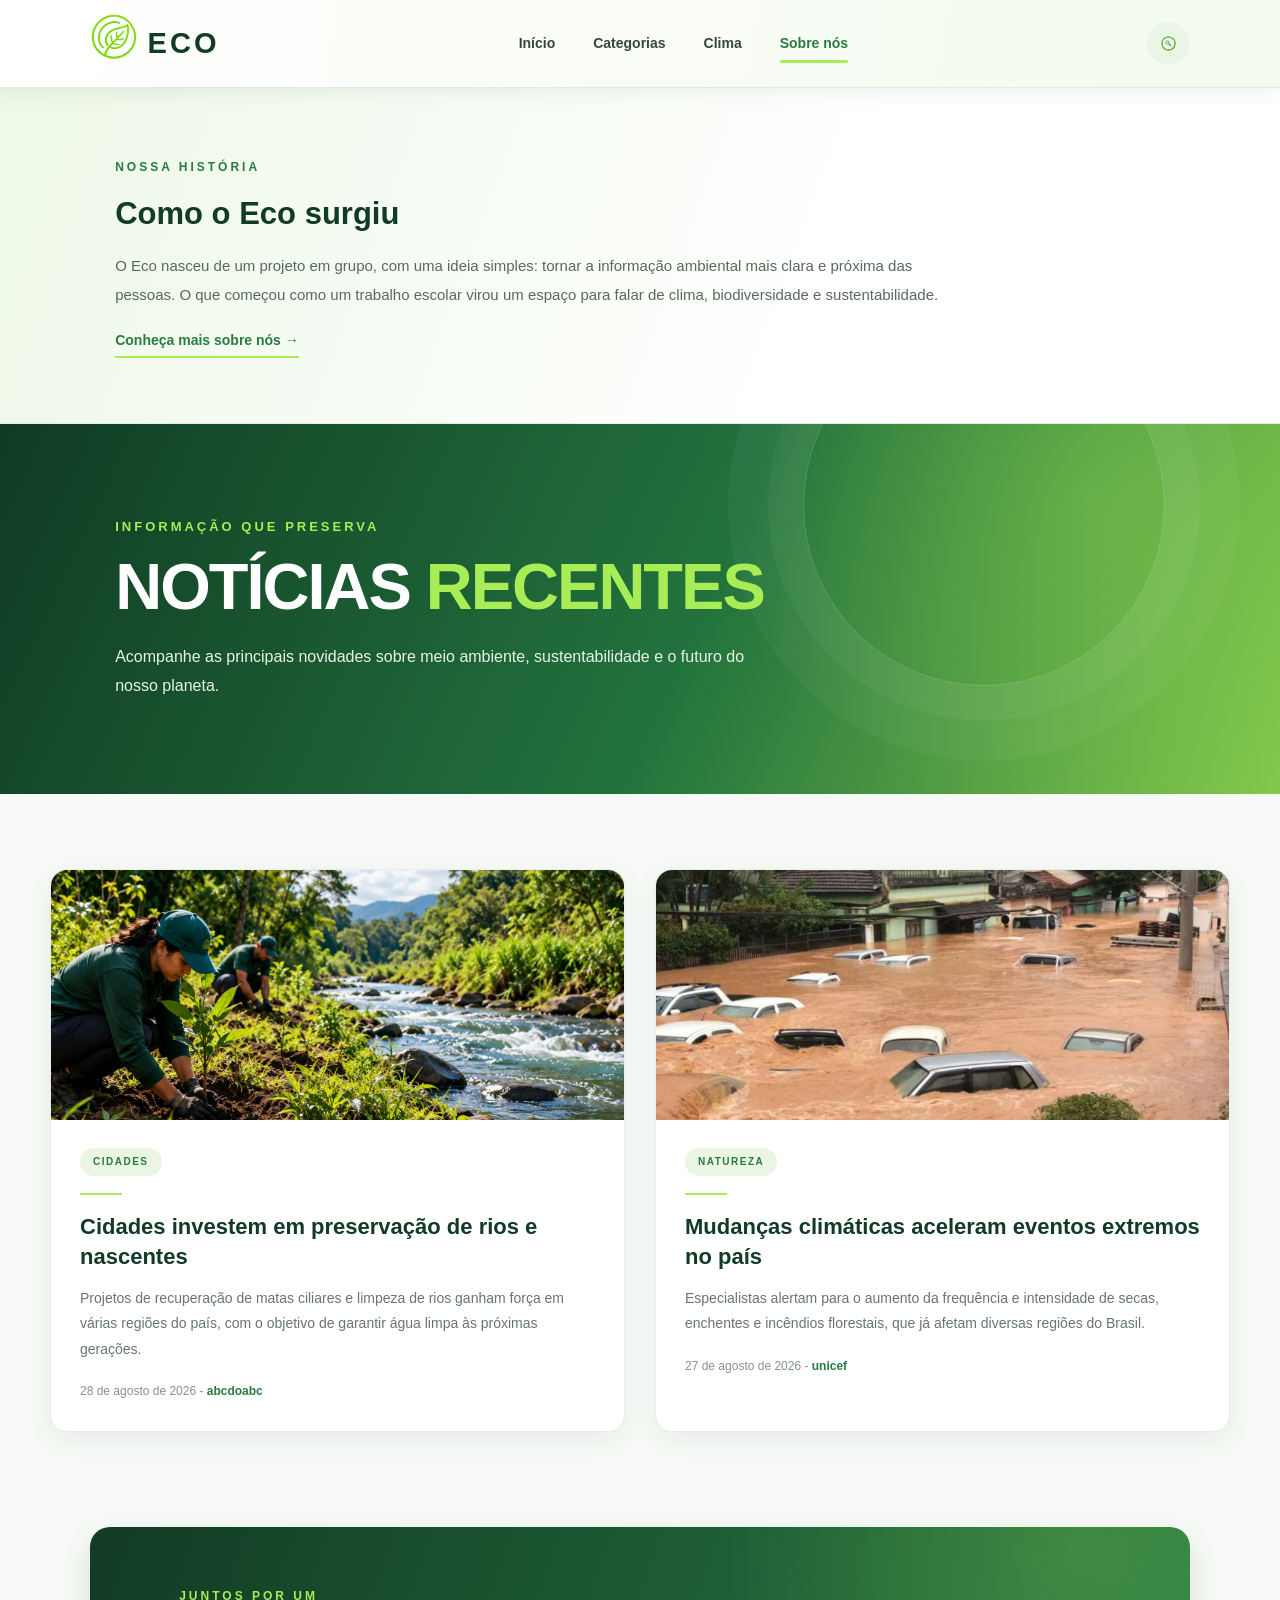
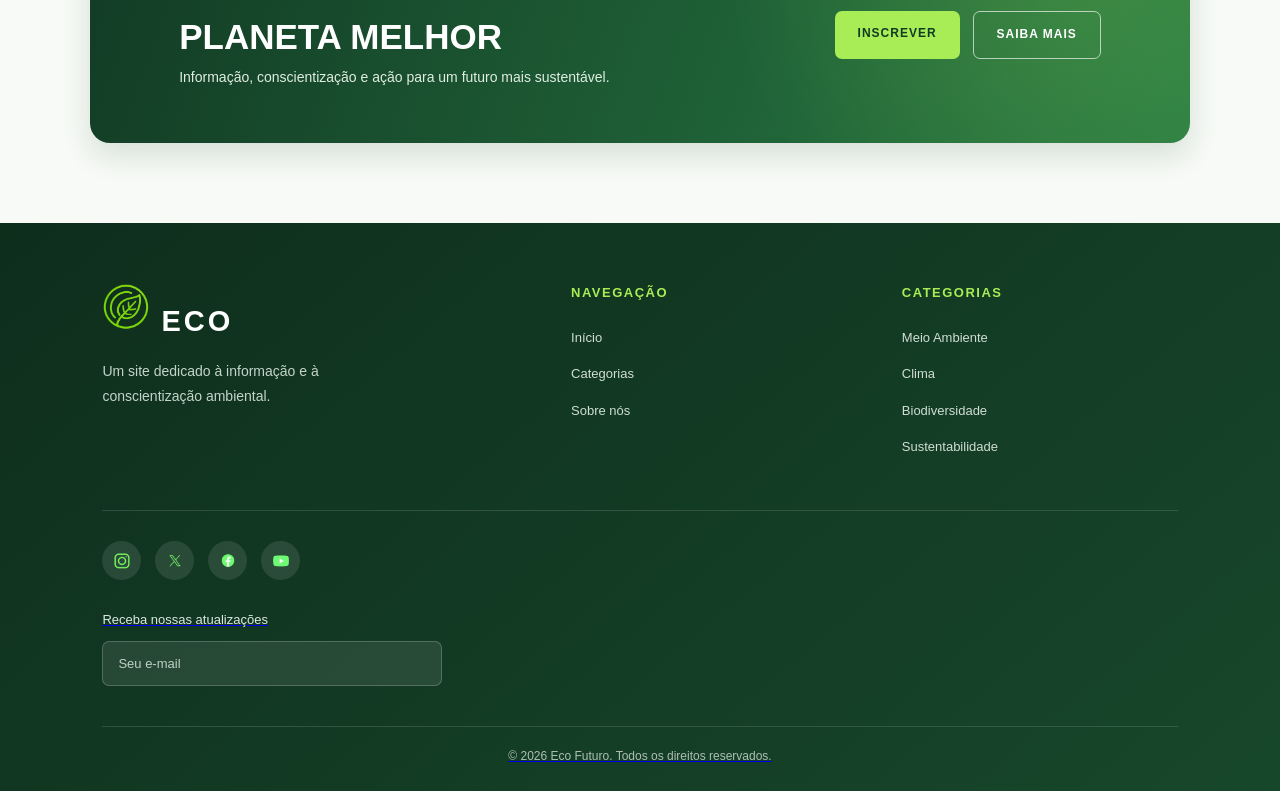
<file: index.html>
<!DOCTYPE html>
<html lang="pt-BR">

<head>
  <meta charset="UTF-8">
  <meta name="viewport" content="width=device-width, initial-scale=1, viewport-fit=cover">
  <title>Eco – Notícias Recentes</title>
  <link rel="stylesheet" href="Index.css">
</head>

<body>

<header class="cabecalho">
      <button aria-label="Menu">☰</button>
    <div class="logo"><span><img src="IMG/LogoEco.jpg" alt="LogoEco" width="50"></span> ECO</div>
     <nav class="menu-pc">
           
            <a href="index.html">Início</a>
            <a href="categorias.html">Categorias</a>
            <a href="clima.html">Clima</a>
            <a href="sobre.html" class="ativo">Sobre nós</a>
        </nav>
     

    </nav>
    <button aria-label="Buscar"><img src="IMG/Icone-pesquisa.jpg"></button>
  </header>

  <style>
    
  </style>

  <section class="historia">
    <small> NOSSA HISTÓRIA</small>
    <h2>Como o Eco surgiu</h2>
    <p>
      O Eco nasceu de um projeto em grupo, com uma ideia simples: tornar a
      informação ambiental mais clara e próxima das pessoas. O que começou
      como um trabalho escolar virou um espaço para falar de clima,
      biodiversidade e sustentabilidade.
    </p>
    <a href="sobre.html">Conheça mais sobre nós →</a>
  </section>

  <section class="hero">
    <em> Informação que preserva</em>
    <h1>NOTÍCIAS <b>RECENTES</b></h1>
    <p>Acompanhe as principais novidades sobre meio ambiente, sustentabilidade e o futuro do nosso planeta.</p>
  </section>

  <main class="noticias">
    <article class="noticia">
      <a href=https://www.abcdoabc.com.br/governo-de-sp-investe-23mi-prevencao-de-riscos/>
      <div class="foto rio">
        <img src="IMG/Imagem1.jpg" alt="Rio e natureza" width="500">
      </div>
      
      <div>
        <span class="tag">CIDADES</span>
        <hr>
        <h2>Cidades investem em preservação de rios e nascentes</h2>
        <p>Projetos de recuperação de matas ciliares e limpeza de rios ganham força em várias regiões do país, com o
          objetivo de garantir água limpa às próximas gerações.</p>
        <time>28 de agosto de 2026 - <strong>abcdoabc</strong></time>
      </div>
      </a>
    </article>

    <article class="noticia">
       <a href=https://www.unicef.org/brazil/mudancas-climaticas-e-meio-ambiente/>
      <div class="foto fogo">
        <img src="IMG/2270836f-87b8-4608-9b01-dda32c06513b.jpg" alt="Incêndio florestal" width="500">
      </div>
      <div>
        <span class="tag">NATUREZA</span>
        <hr>
        <h2>Mudanças climáticas aceleram eventos extremos no país</h2>
        <p>Especialistas alertam para o aumento da frequência e intensidade de secas, enchentes e incêndios florestais,
          que já afetam diversas regiões do Brasil.</p>
        <time>27 de agosto de 2026 - <strong>unicef</strong></time>
      </div>
    </a>
    </article>
  </main>

  <section class="chamada">
    <div>
      <small>JUNTOS POR UM</small>
      <h2>PLANETA MELHOR</h2>
      <p>Informação, conscientização e ação para um futuro mais sustentável.</p>
    </div>
    <div class="botoes">
      <a class="btn cheio" href="login.html">INSCREVER</a>
      <a class="btn vazio" href="#">SAIBA MAIS</a>
    </div>
  </section>

  <footer>
    <div class="colunas">
      <div>
        <div class="logo"><span><img src="IMG/LogoEco.jpg" width="50" </span> ECO</div>
        <p>Um site dedicado à informação e à conscientização ambiental.</p>
      </div>
      <nav>
        <h3>NAVEGAÇÃO</h3>
        <ul>
          <li class="ativo"><a href="index.html">Início</a></li>
          <li><a href="categorias.html">Categorias</a></li>
          <li><a href="sobre.html">Sobre nós</a></li>

        </ul>
      </nav>
      <nav>
        <h3>CATEGORIAS</h3>
        <ul>
          <li><a href="#">Meio Ambiente</a></li>
          <li><a href="clima.html">Clima</a></li>
          <li><a href="biodiversidade.html">Biodiversidade</a></li>
          <li><a href="#">Sustentabilidade</a></li>
        </ul>
      </nav>
    </div>

    <div class="sociais">
      <a href="#" aria-label="Instagram"><img src="IMG/Insta-verde.png"</a>
      <a href="#" aria-label="X"><img src="IMG/x.jpg" alt=""></a>
      <a href="#" aria-label="Facebook"><img src="IMG/Faceboook.jpg"</a>
      <a href="#" aria-label="YouTube"><img src="IMG/You-tube.jpg"</a>
    </div>

    <label class="rotulo" for="email"> Receba nossas atualizações</label>
    <input id="email" type="email" placeholder="Seu e-mail">

    <p class="copy">© 2026 Eco Futuro. Todos os direitos reservados.</p>
  </footer>

</body>

</html>
</file>
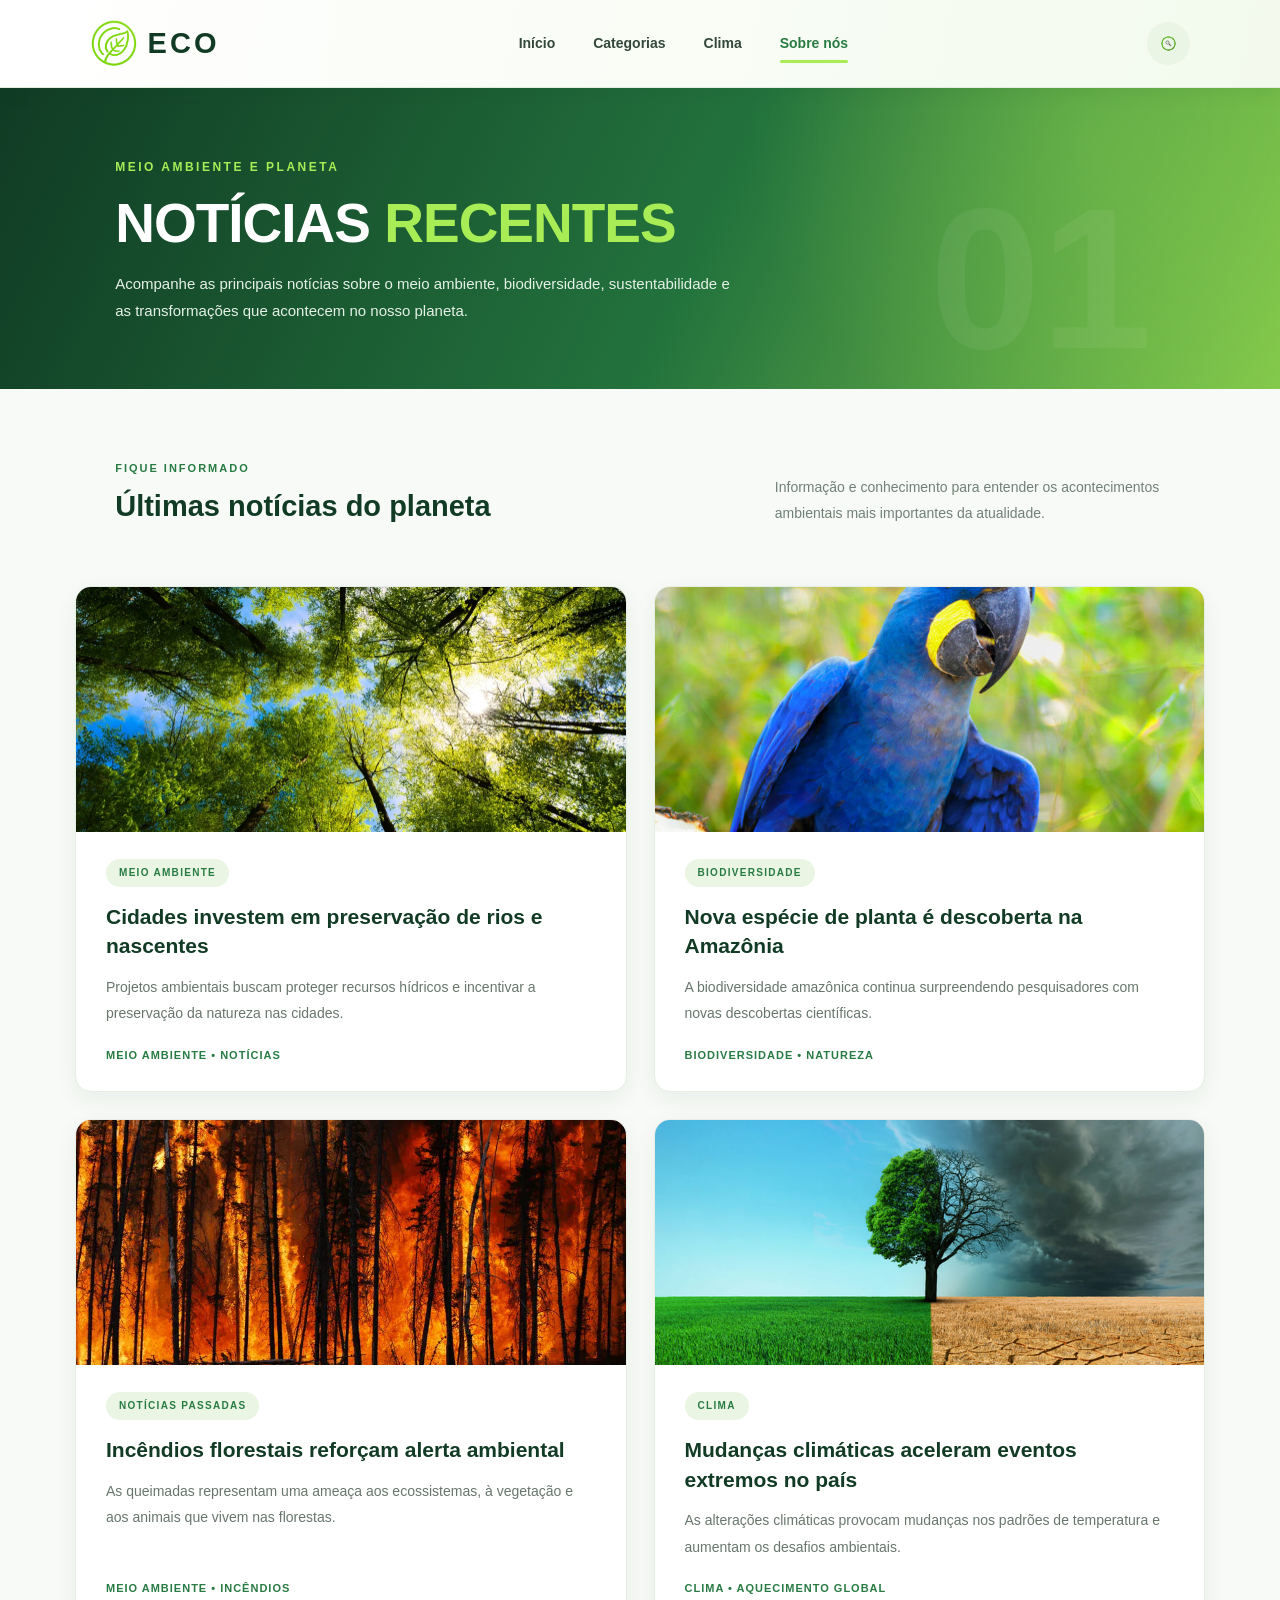
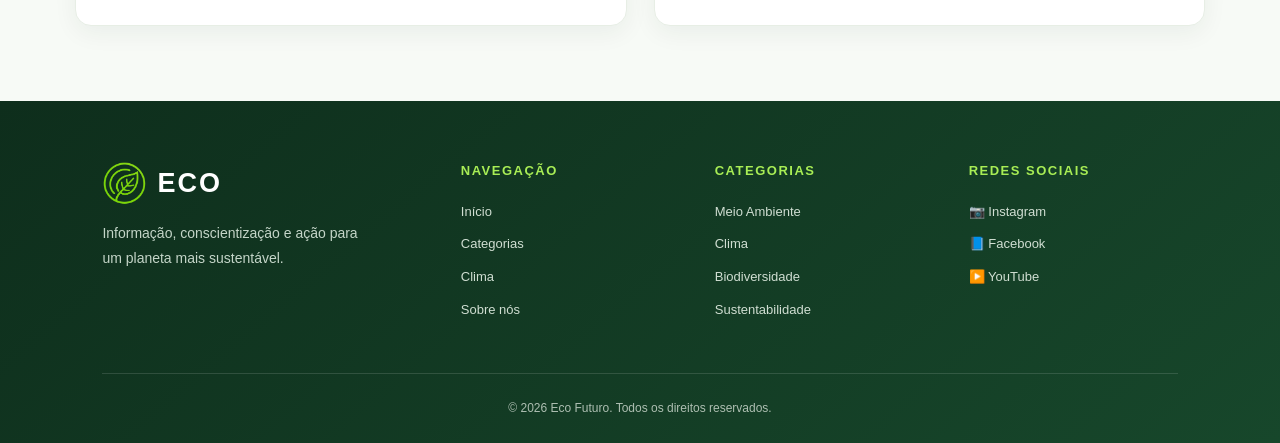
<file: categorias.html>
<!DOCTYPE html>
<html lang="pt-BR">

<head>
    <meta charset="UTF-8">
    <meta name="viewport" content="width=device-width, initial-scale=1">
    <title>Eco – Notícias Recentes</title>
    <link rel="stylesheet" href="categorias.css">
</head>

<body>

    <!-- CABEÇALHO -->
    <header class="cabecalho">

        <div class="logo">
            <img src="IMG/LogoEco.jpg" alt="Logo ECO">
            <span>ECO</span>
        </div>

       <nav class="menu-pc">
           
            <a href="index.html">Início</a>
            <a href="categorias.html">Categorias</a>
            <a href="clima.html">Clima</a>
            <a href="sobre.html" class="ativo">Sobre nós</a>
        </nav>



        <button class="botao-pesquisa" aria-label="Buscar">
            <img src="IMG/Icone-pesquisa.jpg" alt="Pesquisar">
        </button>

    </header>


    <!-- BANNER -->
    <section class="banner-noticias">

        <div class="banner-conteudo">

            <span class="etiqueta-banner">
                MEIO AMBIENTE E PLANETA
            </span>

            <h1>NOTÍCIAS <span>RECENTES</span></h1>

            <p>
                Acompanhe as principais notícias sobre o meio ambiente,
                biodiversidade, sustentabilidade e as transformações
                que acontecem no nosso planeta.
            </p>

        </div>

        <div class="numero-banner">01</div>

    </section>


    <!-- INTRODUÇÃO -->
    <section class="introducao-noticias">

        <div>
            <span class="subtitulo">FIQUE INFORMADO</span>
            <h2>Últimas notícias do planeta</h2>
        </div>

        <p>
            Informação e conhecimento para entender os acontecimentos
            ambientais mais importantes da atualidade.
        </p>

    </section>


    <!-- NOTÍCIAS -->
    <main class="grade-noticias">

        <a class="card-noticia" href="#">

            <div class="foto">
                <img src="IMG/meio-ambiente.jpg" alt="Floresta preservada">
            </div>

            <div class="conteudo-noticia">

                <span class="tag">MEIO AMBIENTE</span>

                <h3>Cidades investem em preservação de rios e nascentes</h3>

                <p>
                    Projetos ambientais buscam proteger recursos hídricos
                    e incentivar a preservação da natureza nas cidades.
                </p>

                <span class="leitura">MEIO AMBIENTE • NOTÍCIAS</span>

            </div>

        </a>


        <a class="card-noticia" href="#">

            <div class="foto">
                <img src="IMG/Arara.jpg" alt="Arara na natureza">
            </div>

            <div class="conteudo-noticia">

                <span class="tag">BIODIVERSIDADE</span>

                <h3>Nova espécie de planta é descoberta na Amazônia</h3>

                <p>
                    A biodiversidade amazônica continua surpreendendo
                    pesquisadores com novas descobertas científicas.
                </p>

                <span class="leitura">BIODIVERSIDADE • NATUREZA</span>

            </div>

        </a>


        <a class="card-noticia" href="#">

            <div class="foto">
                <img src="IMG/incendio.jpg" alt="Incêndio florestal">
            </div>

            <div class="conteudo-noticia">

                <span class="tag">NOTÍCIAS PASSADAS</span>

                <h3>Incêndios florestais reforçam alerta ambiental</h3>

                <p>
                    As queimadas representam uma ameaça aos ecossistemas,
                    à vegetação e aos animais que vivem nas florestas.
                </p>

                <span class="leitura">MEIO AMBIENTE • INCÊNDIOS</span>

            </div>

        </a>


        <a class="card-noticia" href="clima.html">

            <div class="foto">
                <img src="IMG/mudanças.jpg" alt="Gelo derretendo devido ao aquecimento global">
            </div>

            <div class="conteudo-noticia">

                <span class="tag">CLIMA</span>

                <h3>Mudanças climáticas aceleram eventos extremos no país</h3>

                <p>
                    As alterações climáticas provocam mudanças nos padrões
                    de temperatura e aumentam os desafios ambientais.
                </p>

                <span class="leitura">CLIMA • AQUECIMENTO GLOBAL</span>

            </div>

        </a>

    </main>


    <!-- RODAPÉ -->
    <footer class="rodape">

        <div class="rodape-conteudo">

            <div class="rodape-logo">

                <h2>
                    <img src="IMG/LogoEco.jpg" alt="Logo ECO">
                    ECO
                </h2>

                <p>
                    Informação, conscientização e ação para
                    um planeta mais sustentável.
                </p>

            </div>


            <div class="rodape-links">

                <h3>NAVEGAÇÃO</h3>

                <a href="index.html">Início</a>
                <a href="categorias.html">Categorias</a>
                <a href="clima.html">Clima</a>
                <a href="sobre.html">Sobre nós</a>

            </div>


            <div class="rodape-links">

                <h3>CATEGORIAS</h3>

                <a href="#">Meio Ambiente</a>
                <a href="clima.html">Clima</a>
                <a href="biodiversidade.html">Biodiversidade</a>
                <a href="#">Sustentabilidade</a>

            </div>


            <div class="rodape-redes">

                <h3>REDES SOCIAIS</h3>

                <a href="#">📷 Instagram</a>
                <a href="#">📘 Facebook</a>
                <a href="#">▶️ YouTube</a>

            </div>

        </div>


        <div class="rodape-final">

            <p>© 2026 Eco Futuro. Todos os direitos reservados.</p>

        </div>

    </footer>

</body>

</html>
</file>
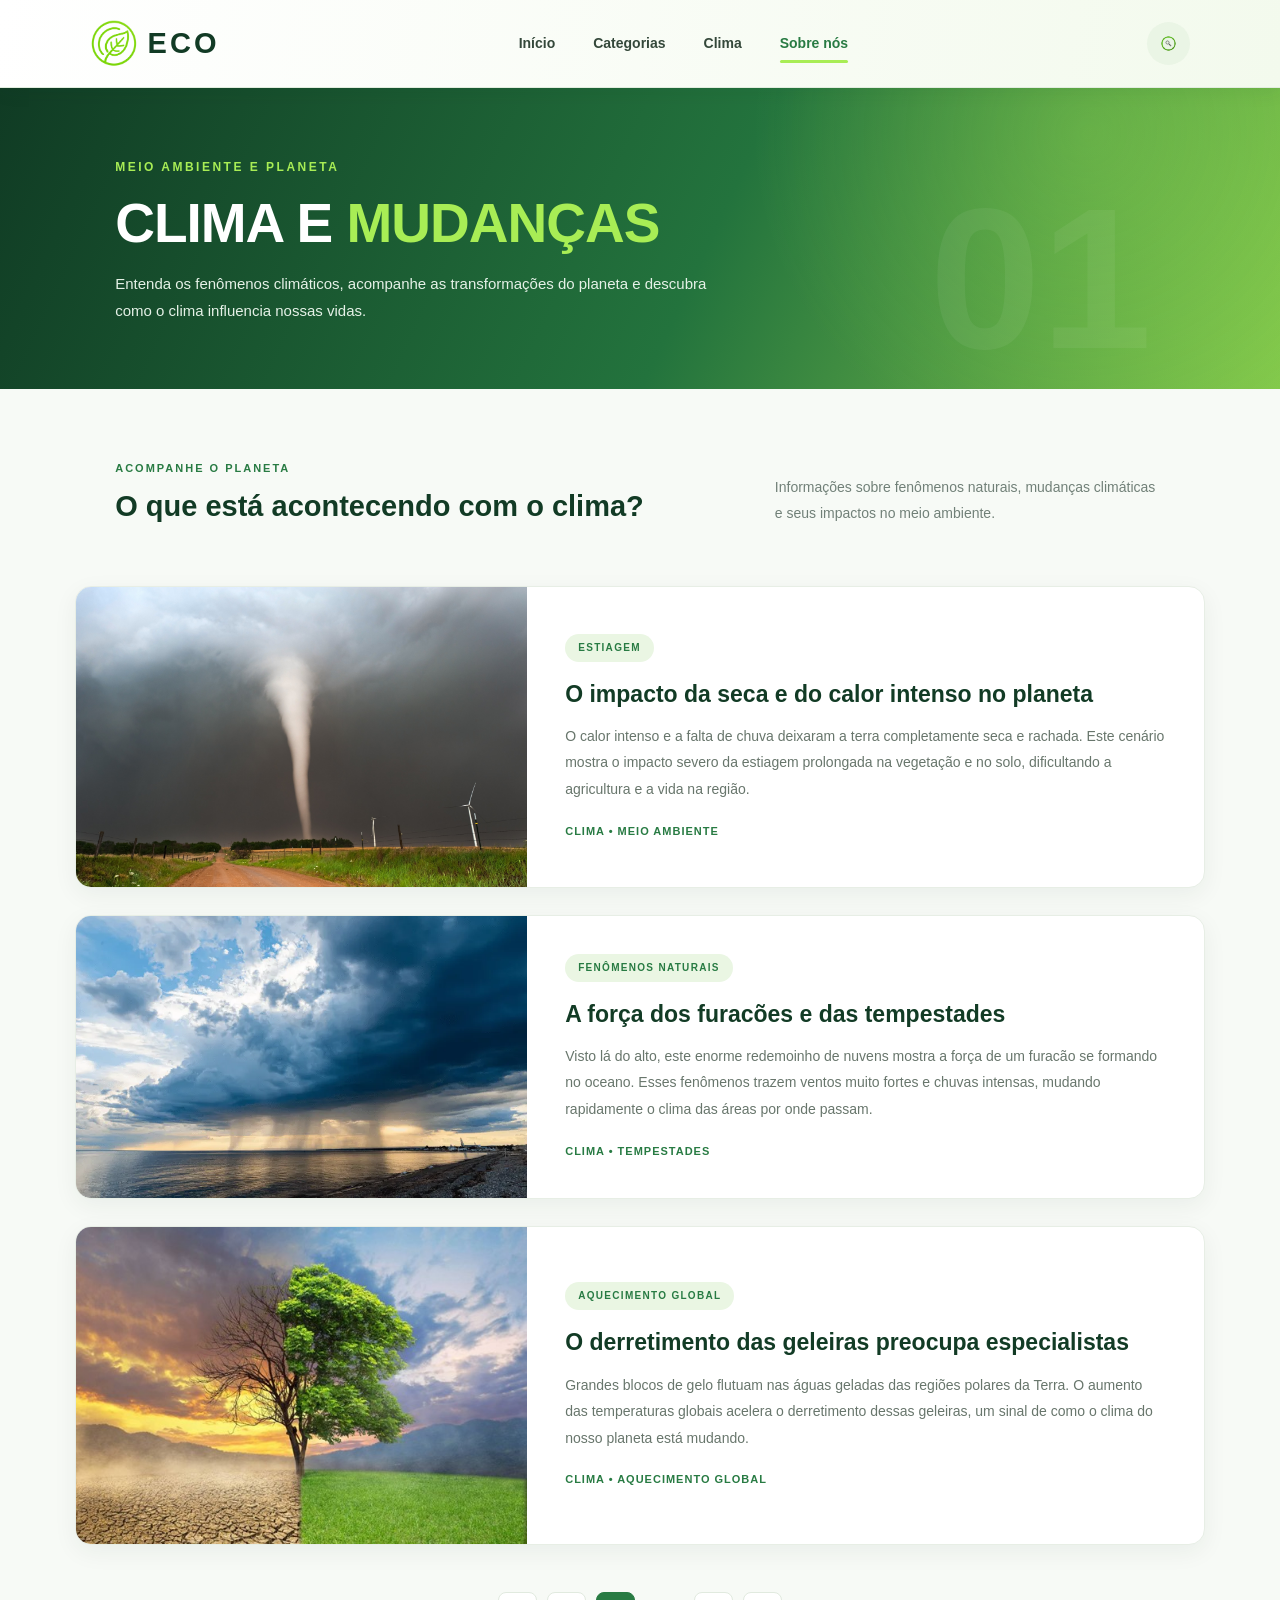
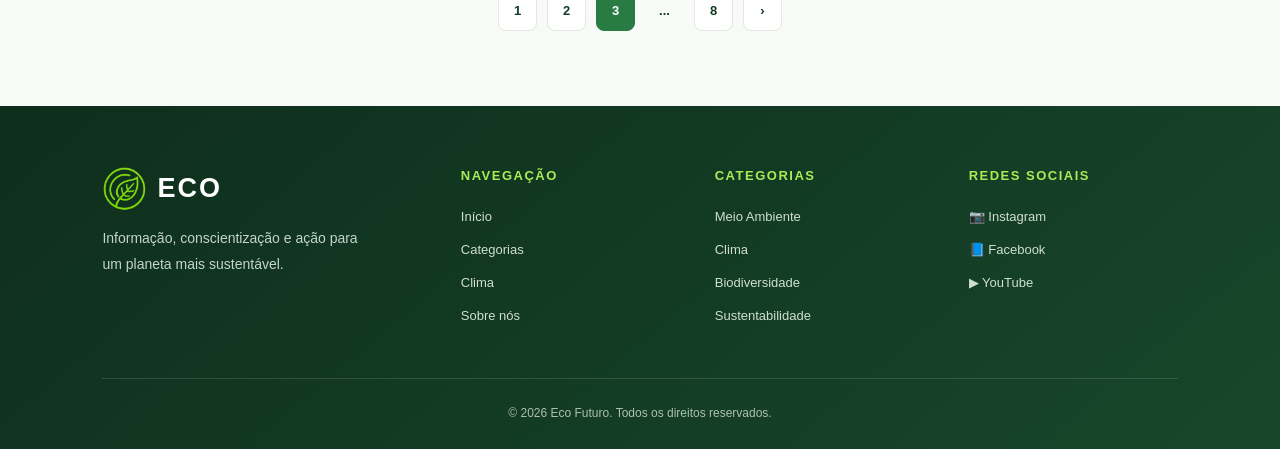
<file: clima.html>
<!DOCTYPE html>
<html lang="pt-BR">

<head>
    <meta charset="UTF-8">
    <meta name="viewport" content="width=device-width, initial-scale=1">
    <title>Eco – Clima</title>
    <link rel="stylesheet" href="clima.css">
</head>

<body>

    <!-- CABEÇALHO -->
    <header class="cabecalho">

        <div class="logo">
            <img src="IMG/LogoEco.jpg" alt="Logo ECO">
            <span>ECO</span>
        </div>

        <nav class="menu-pc">
    
            <a href="index.html">Início</a>
            <a href="categorias.html">Categorias</a>
            <a href="clima.html">Clima</a>
            <a href="sobre.html" class="ativo">Sobre nós</a>
        </nav>



        <button class="botao-pesquisa" aria-label="Buscar">
            <img src="IMG/Icone-pesquisa.jpg" alt="Pesquisar">
        </button>

    </header>


    <!-- BANNER CLIMA -->
    <section class="banner-clima">

        <div class="banner-conteudo">

            <span class="etiqueta-banner">MEIO AMBIENTE E PLANETA</span>

            <h1>CLIMA E <span>MUDANÇAS</span></h1>

            <p>
                Entenda os fenômenos climáticos, acompanhe as transformações
                do planeta e descubra como o clima influencia nossas vidas.
            </p>

        </div>

        <div class="numero-banner">01</div>

    </section>


    <!-- INTRODUÇÃO -->
    <section class="introducao-clima">

        <div>
            <span class="subtitulo">ACOMPANHE O PLANETA</span>
            <h2>O que está acontecendo com o clima?</h2>
        </div>

        <p>
            Informações sobre fenômenos naturais, mudanças climáticas
            e seus impactos no meio ambiente.
        </p>

    </section>


    <!-- NOTÍCIAS -->
    <main class="lista-clima">

        <article class="item-clima">

            <div class="imagem-clima">
                <img src="IMG/furacão.png" alt="Terra seca devido à estiagem">
            </div>

            <div class="conteudo-clima">

                <span class="tag-clima">ESTIAGEM</span>

                <h2>O impacto da seca e do calor intenso no planeta</h2>

                <p>
                    O calor intenso e a falta de chuva deixaram a terra
                    completamente seca e rachada. Este cenário mostra o
                    impacto severo da estiagem prolongada na vegetação e
                    no solo, dificultando a agricultura e a vida na região.
                </p>

                <span class="leitura">CLIMA • MEIO AMBIENTE</span>

            </div>

        </article>


        <article class="item-clima">

            <div class="imagem-clima">
                <img src="IMG/Nuvens-clima.jpg" alt="Furacão visto do alto">
            </div>

            <div class="conteudo-clima">

                <span class="tag-clima">FENÔMENOS NATURAIS</span>

                <h2>A força dos furacões e das tempestades</h2>

                <p>
                    Visto lá do alto, este enorme redemoinho de nuvens
                    mostra a força de um furacão se formando no oceano.
                    Esses fenômenos trazem ventos muito fortes e chuvas
                    intensas, mudando rapidamente o clima das áreas
                    por onde passam.
                </p>

                <span class="leitura">CLIMA • TEMPESTADES</span>

            </div>

        </article>


        <article class="item-clima">

            <div class="imagem-clima">
                <img src="IMG/Clima.jpg" alt="Blocos de gelo nas regiões polares">
            </div>

            <div class="conteudo-clima">

                <span class="tag-clima">AQUECIMENTO GLOBAL</span>

                <h2>O derretimento das geleiras preocupa especialistas</h2>

                <p>
                    Grandes blocos de gelo flutuam nas águas geladas das
                    regiões polares da Terra. O aumento das temperaturas
                    globais acelera o derretimento dessas geleiras,
                    um sinal de como o clima do nosso planeta está mudando.
                </p>

                <span class="leitura">CLIMA • AQUECIMENTO GLOBAL</span>

            </div>

        </article>


        <!-- PAGINAÇÃO -->
        <nav class="paginacao" aria-label="Paginação">

            <a href="#">1</a>
            <a href="#">2</a>
            <a class="atual" href="#">3</a>
            <span>...</span>
            <a href="#">8</a>
            <a href="#">›</a>

        </nav>

    </main>


    <!-- RODAPÉ -->
    <footer class="rodape">

        <div class="rodape-conteudo">

            <div class="rodape-logo">

                <h2>
                    <img src="IMG/LogoEco.jpg" alt="Logo ECO">
                    ECO
                </h2>

                <p>
                    Informação, conscientização e ação para
                    um planeta mais sustentável.
                </p>

            </div>


            <div class="rodape-links">

                <h3>NAVEGAÇÃO</h3>

                <a href="index.html">Início</a>
                <a href="categorias.html">Categorias</a>
                <a href="clima.html">Clima</a>
                <a href="sobre.html">Sobre nós</a>

            </div>


            <div class="rodape-links">

                <h3>CATEGORIAS</h3>

                <a href="#">Meio Ambiente</a>
                <a href="clima.html">Clima</a>
                <a href="biodiversidade.html">Biodiversidade</a>
                <a href="#">Sustentabilidade</a>

            </div>


            <div class="rodape-redes">

                <h3>REDES SOCIAIS</h3>

                <a href="#">📷 Instagram</a>
                <a href="#">📘 Facebook</a>
                <a href="#">▶ YouTube</a>

            </div>

        </div>


        <div class="rodape-final">

            <p>© 2026 Eco Futuro. Todos os direitos reservados.</p>

        </div>

    </footer>

</body>
</html>
</file>
<file: Index.css>
/*ECO - IDENTIDADE VISUAL*/

:root {
    --verde-escuro: #123b25;
    --verde: #287b43;
    --verde-medio: #55a83d;
    --verde-lima: #a8ed55;
    --verde-claro: #eff8e9;
    --branco: #ffffff;
    --texto: #34443a;
    --cinza: #718078;
}

* {
    margin: 0;
    padding: 0;
    box-sizing: border-box;
}

html {
    scroll-behavior: smooth;
}

body {
    font-family: Arial, Helvetica, sans-serif;
    background: #f7faf6;
    color: var(--texto);
    line-height: 1.6;
}

/*CABEÇALHO*/

header {
    width: 100%;
    min-height: 88px;
    padding: 0 7%;
    display: flex;
    align-items: center;
    justify-content: space-between;
    background: linear-gradient(100deg, #ffffff 0%, #f3faed 100%);
    border-bottom: 1px solid #e2eddf;
    box-shadow: 0 4px 18px rgba(18, 59, 37, 0.07);
    position: relative;
    z-index: 10;
}

/*LOGO*/

.logo {
    display: flex;
    align-items: center;
    gap: 10px;
    color: var(--verde-escuro);
    font-size: 29px;
    font-weight: 900;
    letter-spacing: 3px;
}

.logo img {
    width: 48px;
    height: 48px;
    object-fit: contain;
}

/*MENU*/

.menu-pc {
    display: flex;
    align-items: center;
    gap: 38px;
}

.menu-pc a {
    position: relative;
    text-decoration: none;
    color: #34483a;
    font-size: 14px;
    font-weight: 700;
    padding: 10px 0;
    transition: 0.3s;
}

.menu-pc a:hover {
    color: var(--verde-medio);
}

.menu-pc a.ativo {
    color: var(--verde);
}

.menu-pc a.ativo::after {
    content: "";
    position: absolute;
    left: 0;
    bottom: 2px;
    width: 100%;
    height: 3px;
    background: var(--verde-lima);
    border-radius: 10px;
}

/*BOTÕES DO CABEÇALHO*/

header button {
    border: none;
    cursor: pointer;
}

header button:first-child {
    display: none;
}

header button:last-child {
    width: 43px;
    height: 43px;
    display: flex;
    align-items: center;
    justify-content: center;
    border-radius: 50%;
    background: #eaf5e5;
    transition: 0.3s;
}

header button:last-child:hover {
    background: #d9efc9;
    transform: scale(1.06);
}

header button:last-child img {
    width: 21px;
    height: 21px;
    object-fit: contain;
}

/*NOSSA HISTÓRIA*/

.historia {
    padding: 65px 9%;
    background: linear-gradient(110deg, #edf8e7, #ffffff 65%);
    border-bottom: 1px solid #e3efdf;
}

.historia small {
    color: var(--verde);
    font-size: 12px;
    font-weight: 800;
    letter-spacing: 3px;
}

.historia h2 {
    color: var(--verde-escuro);
    font-size: 31px;
    margin: 10px 0 14px;
}

.historia p {
    max-width: 850px;
    color: #59695e;
    font-size: 15px;
    line-height: 1.9;
    margin-bottom: 18px;
}

.historia a {
    display: inline-block;
    color: var(--verde);
    font-weight: 700;
    font-size: 14px;
    text-decoration: none;
    border-bottom: 2px solid var(--verde-lima);
    padding-bottom: 4px;
    transition: 0.3s;
}

.historia a:hover {
    color: var(--verde-escuro);
    padding-left: 5px;
}

/*BANNER PRINCIPAL*/

.hero {
    min-height: 370px;
    padding: 85px 9%;
    display: flex;
    flex-direction: column;
    justify-content: center;
    align-items: flex-start;
    position: relative;
    overflow: hidden;

    background:
        radial-gradient(circle at 85% 20%,
        rgba(168, 237, 85, 0.23), transparent 30%),
        linear-gradient(115deg,
        #103b24 0%,
        #23733d 55%,
        #83c94b 100%);
}

/*CÍRCULOS DECORATIVOS*/

.hero::after {
    content: "";
    position: absolute;
    width: 360px;
    height: 360px;
    right: 9%;
    top: -100px;
    border: 1px solid rgba(255,255,255,0.18);
    border-radius: 50%;
    box-shadow:
        0 0 0 35px rgba(255,255,255,0.04),
        0 0 0 75px rgba(255,255,255,0.035);
}

.hero em {
    color: var(--verde-lima);
    font-style: normal;
    font-size: 13px;
    font-weight: 800;
    letter-spacing: 3px;
    text-transform: uppercase;
    margin-bottom: 14px;
    position: relative;
    z-index: 1;
}

.hero h1 {
    color: white;
    font-size: clamp(38px, 6vw, 65px);
    line-height: 1.1;
    font-weight: 900;
    letter-spacing: -2px;
    position: relative;
    z-index: 1;
}

.hero h1 b {
    color: var(--verde-lima);
}

.hero p {
    max-width: 650px;
    color: #e8f3e9;
    font-size: 16px;
    line-height: 1.8;
    margin-top: 20px;
    position: relative;
    z-index: 1;
}

/*ÁREA DE NOTÍCIAS*/

.noticias {
    max-width: 1250px;
    margin: 0 auto;
    padding: 75px 35px;
    display: grid;
    grid-template-columns: repeat(2, minmax(0, 1fr));
    gap: 30px;
}

.noticia {
    background: var(--branco);
    border-radius: 17px;
    overflow: hidden;
    border: 1px solid #e8eee7;
    box-shadow: 0 8px 28px rgba(18, 59, 37, 0.07);
    transition: 0.35s;
}

.noticia:hover {
    transform: translateY(-7px);
    box-shadow: 0 15px 35px rgba(18, 59, 37, 0.13);
}

.noticia > a {
    display: block;
    height: 100%;
    color: inherit;
    text-decoration: none;
}

/*IMAGENS DAS NOTÍCIAS*/

.foto {
    width: 100%;
    height: 250px;
    overflow: hidden;
    background: #e5eee2;
}

.foto img {
    width: 100%;
    height: 100%;
    display: block;
    object-fit: cover;
    transition: transform 0.5s;
}

.noticia:hover .foto img {
    transform: scale(1.05);
}

/*CONTEÚDO DOS CARDS*/

.noticia > a > div:last-child {
    padding: 27px 29px 30px;
}

.tag {
    display: inline-block;
    padding: 6px 13px;
    border-radius: 30px;
    background: #eaf6e3;
    color: var(--verde);
    font-size: 10px;
    font-weight: 900;
    letter-spacing: 1.5px;
}

.noticia hr {
    border: none;
    height: 2px;
    width: 42px;
    background: var(--verde-lima);
    margin: 17px 0;
}

.noticia h2 {
    color: var(--verde-escuro);
    font-size: 22px;
    line-height: 1.4;
    margin-bottom: 13px;
}

.noticia p {
    color: #68766c;
    font-size: 14px;
    line-height: 1.8;
    margin-bottom: 20px;
}

.noticia time {
    display: block;
    color: #87938a;
    font-size: 12px;
}

.noticia time strong {
    color: var(--verde);
}

/*CHAMADA FINAL*/

.chamada {
    margin: 20px 7% 80px;
    padding: 55px 7%;
    border-radius: 20px;
    display: flex;
    justify-content: space-between;
    align-items: center;
    gap: 30px;
    background:
        radial-gradient(circle at 90% 10%,
        rgba(168, 237, 85, 0.2), transparent 35%),
        linear-gradient(110deg, #123b25, #287b43);
    box-shadow: 0 12px 30px rgba(18, 59, 37, 0.14);
}

.chamada small {
    color: var(--verde-lima);
    font-size: 12px;
    font-weight: 800;
    letter-spacing: 3px;
}

.chamada h2 {
    color: white;
    font-size: 35px;
    line-height: 1.2;
    margin: 8px 0;
}

.chamada p {
    color: #e0eee2;
    font-size: 14px;
}

.botoes {
    display: flex;
    gap: 13px;
    flex-wrap: wrap;
}

.btn {
    display: inline-block;
    padding: 13px 23px;
    border-radius: 7px;
    text-decoration: none;
    font-size: 12px;
    font-weight: 800;
    letter-spacing: 1px;
    transition: 0.3s;
}

.btn.cheio {
    background: var(--verde-lima);
    color: var(--verde-escuro);
}

.btn.cheio:hover {
    background: white;
    transform: translateY(-3px);
}

.btn.vazio {
    border: 1px solid rgba(255,255,255,0.65);
    color: white;
}

.btn.vazio:hover {
    background: white;
    color: var(--verde-escuro);
}

/*RODAPÉ*/

footer {
    padding: 60px 8% 25px;
    background: linear-gradient(140deg, #0e2e1c, #17472b);
    color: white;
}

.colunas {
    display: grid;
    grid-template-columns: 1.5fr 1fr 1fr;
    gap: 55px;
    padding-bottom: 40px;
    border-bottom: 1px solid rgba(255,255,255,0.13);
}

footer .logo {
    color: white;
    margin-bottom: 15px;
}

footer .logo img {
    width: 48px;
    height: 48px;
}

.colunas p {
    max-width: 290px;
    color: #c4d5c8;
    font-size: 14px;
    line-height: 1.8;
}

.colunas h3 {
    color: var(--verde-lima);
    font-size: 13px;
    letter-spacing: 1.5px;
    margin-bottom: 20px;
}

.colunas ul {
    list-style: none;
}

.colunas li {
    margin-bottom: 11px;
}

.colunas li a {
    color: #d0ded2;
    font-size: 13px;
    text-decoration: none;
    transition: 0.3s;
}

.colunas li a:hover {
    color: var(--verde-lima);
    padding-left: 5px;
}

/*REDES SOCIAIS*/

.sociais {
    display: flex;
    align-items: center;
    gap: 14px;
    margin: 30px 0;
}

.sociais a {
    width: 39px;
    height: 39px;
    border-radius: 50%;
    display: flex;
    justify-content: center;
    align-items: center;
    background: rgba(255,255,255,0.1);
    transition: 0.3s;
}

.sociais a:hover {
    background: var(--verde-lima);
    transform: translateY(-4px);
}

.sociais img {
    width: 20px;
    height: 20px;
    object-fit: contain;
}

/*CAMPO DE E-MAIL*/

.rotulo {
    display: block;
    color: #dce9df;
    font-size: 13px;
    margin-bottom: 10px;
}

footer input {
    width: 100%;
    max-width: 340px;
    height: 45px;
    padding: 0 15px;
    border: 1px solid rgba(255,255,255,0.2);
    border-radius: 7px;
    outline: none;
    background: rgba(255,255,255,0.09);
    color: white;
    font-size: 13px;
}

footer input::placeholder {
    color: #c1d1c5;
}

footer input:focus {
    border-color: var(--verde-lima);
}

.copy {
    margin-top: 40px;
    padding-top: 20px;
    border-top: 1px solid rgba(255,255,255,0.13);
    text-align: center;
    color: #aebfb2;
    font-size: 12px;
}

/*RESPONSIVIDADE*/

@media (max-width: 900px) {
    header {
        padding: 0 4%;
    }

    .menu-pc {
        gap: 20px;
    }

    .noticias {
        gap: 20px;
        padding: 55px 25px;
    }

    .colunas {
        gap: 30px;
    }
}

@media (max-width: 650px) {
    header {
        min-height: 75px;
        padding: 0 5%;
        flex-wrap: wrap;
    }

    .logo {
        font-size: 23px;
    }

    .logo img {
        width: 40px;
        height: 40px;
    }

    header button:first-child {
        display: block;
        background: #eaf5e5;
        color: var(--verde-escuro);
        font-size: 22px;
        width: 38px;
        height: 38px;
        border-radius: 8px;
    }

    .menu-pc {
        width: 100%;
        justify-content: center;
        gap: 17px;
        padding: 10px 0 15px;
        order: 3;
        flex-wrap: wrap;
    }

    .menu-pc a {
        font-size: 12px;
    }

    header button:last-child {
        width: 36px;
        height: 36px;
    }

    .historia {
        padding: 45px 7%;
    }

    .historia h2 {
        font-size: 26px;
    }

    .hero {
        min-height: 300px;
        padding: 60px 7%;
    }

    .hero h1 {
        font-size: 39px;
    }

    .hero p {
        font-size: 14px;
    }

    .hero::after {
        right: -230px;
    }

    .noticias {
        grid-template-columns: 1fr;
        padding: 45px 6%;
    }

    .foto {
        height: 220px;
    }

    .noticia h2 {
        font-size: 20px;
    }

    .chamada {
        margin: 10px 5% 55px;
        padding: 38px 7%;
        flex-direction: column;
        align-items: flex-start;
    }

    .chamada h2 {
        font-size: 29px;
    }

    .colunas {
        grid-template-columns: 1fr;
        gap: 35px;
    }

    footer {
        padding: 45px 7% 22px;
    }
}
</file>
<file: categorias.css>
/*CONFIGURAÇÕES GERAIS*/

:root {
    --verde-escuro: #123b25;
    --verde: #287b43;
    --verde-medio: #55a83d;
    --verde-lima: #a8ed55;
    --verde-claro: #eff8e9;
    --branco: #ffffff;
    --texto: #34443a;
    --cinza: #718078;
}

* {
    margin: 0;
    padding: 0;
    box-sizing: border-box;
}

html {
    scroll-behavior: smooth;
}

body {
    font-family: Arial, Helvetica, sans-serif;
    background: #f7faf6;
    color: var(--texto);
    line-height: 1.6;
}


/*CABEÇALHO*/

.cabecalho {
    width: 100%;
    min-height: 88px;
    padding: 0 7%;
    display: flex;
    align-items: center;
    justify-content: space-between;
    background: linear-gradient(100deg, #ffffff, #f3faed);
    border-bottom: 1px solid #e2eddf;
    box-shadow: 0 4px 18px rgba(18, 59, 37, 0.07);
    position: relative;
    z-index: 10;
}

/*LOGO*/

.logo {
    display: flex;
    align-items: center;
    gap: 10px;
    color: var(--verde-escuro);
    font-size: 29px;
    font-weight: 900;
    letter-spacing: 3px;
}

.logo img {
    width: 48px;
    height: 48px;
    object-fit: contain;
}

/*MENU*/

.menu-pc {
    display: flex;
    align-items: center;
    gap: 38px;
}

.menu-pc a {
    position: relative;
    color: #34483a;
    text-decoration: none;
    font-size: 14px;
    font-weight: 700;
    padding: 10px 0;
    transition: 0.3s;
}

.menu-pc a:hover {
    color: var(--verde-medio);
}

.menu-pc a.ativo {
    color: var(--verde);
}

.menu-pc a.ativo::after {
    content: "";
    position: absolute;
    left: 0;
    bottom: 2px;
    width: 100%;
    height: 3px;
    background: var(--verde-lima);
    border-radius: 10px;
}

/*PESQUISA*/

.botao-pesquisa {
    width: 43px;
    height: 43px;
    border: none;
    border-radius: 50%;
    background: #eaf5e5;
    display: flex;
    align-items: center;
    justify-content: center;
    cursor: pointer;
    transition: 0.3s;
}

.botao-pesquisa:hover {
    background: #d9efc9;
    transform: scale(1.06);
}

.botao-pesquisa img {
    width: 21px;
    height: 21px;
    object-fit: contain;
}


/*BANNER NOTÍCIAS*/

.banner-noticias {
    min-height: 300px;
    padding: 65px 9%;
    display: flex;
    align-items: center;
    position: relative;
    overflow: hidden;

    background:
        radial-gradient(circle at 85% 15%,
        rgba(168, 237, 85, 0.22), transparent 30%),
        linear-gradient(115deg,
        #103b24,
        #23733d 55%,
        #83c94b);
}

.banner-conteudo {
    max-width: 750px;
    position: relative;
    z-index: 2;
}

.etiqueta-banner {
    display: inline-block;
    color: var(--verde-lima);
    font-size: 12px;
    font-weight: 800;
    letter-spacing: 2.5px;
    margin-bottom: 15px;
}

.banner-conteudo h1 {
    color: white;
    font-size: clamp(38px, 5vw, 55px);
    font-weight: 900;
    line-height: 1.15;
    letter-spacing: -1px;
    margin-bottom: 15px;
}

.banner-conteudo h1 span {
    color: var(--verde-lima);
}

.banner-conteudo p {
    max-width: 620px;
    color: #e5f1e7;
    font-size: 15px;
    line-height: 1.8;
}

.numero-banner {
    position: absolute;
    right: 10%;
    bottom: -50px;
    color: rgba(255,255,255,0.06);
    font-size: 200px;
    font-weight: 900;
}


/*INTRODUÇÃO*/

.introducao-noticias {
    padding: 65px 9% 35px;
    display: flex;
    align-items: flex-end;
    justify-content: space-between;
    gap: 35px;
}

.subtitulo {
    color: var(--verde);
    font-size: 11px;
    font-weight: 900;
    letter-spacing: 2px;
}

.introducao-noticias h2 {
    color: var(--verde-escuro);
    font-size: 29px;
    margin-top: 8px;
    line-height: 1.3;
}

.introducao-noticias p {
    max-width: 390px;
    color: var(--cinza);
    font-size: 14px;
    line-height: 1.8;
}


/*GRADE DE NOTÍCIAS*/

.grade-noticias {
    max-width: 1200px;
    margin: 0 auto;
    padding: 25px 35px 75px;

    display: grid;
    grid-template-columns: repeat(2, 1fr);
    gap: 27px;
}

/*CARDS*/

.card-noticia {
    display: flex;
    flex-direction: column;
    background: white;
    border: 1px solid #e7eee5;
    border-radius: 16px;
    overflow: hidden;
    box-shadow: 0 7px 25px rgba(18, 59, 37, 0.06);
    text-decoration: none;
    transition: 0.3s;
}

.card-noticia:hover {
    transform: translateY(-5px);
    box-shadow: 0 14px 32px rgba(18, 59, 37, 0.12);
}

/*IMAGENS*/

.foto {
    height: 245px;
    overflow: hidden;
    background: #e5eee2;
}

.foto img {
    width: 100%;
    height: 100%;
    display: block;
    object-fit: cover;
    transition: transform 0.5s;
}

.card-noticia:hover .foto img {
    transform: scale(1.05);
}

/*CONTEÚDO*/

.conteudo-noticia {
    padding: 27px 30px;
    display: flex;
    flex-direction: column;
    align-items: flex-start;
    flex: 1;
}

.tag {
    display: inline-block;
    align-self: flex-start;
    background: #eaf6e3;
    color: var(--verde);
    padding: 6px 13px;
    border-radius: 30px;
    font-size: 10px;
    font-weight: 900;
    letter-spacing: 1.3px;
    margin-bottom: 15px;
}

.conteudo-noticia h3 {
    color: var(--verde-escuro);
    font-size: 21px;
    line-height: 1.4;
    margin-bottom: 13px;
}

.conteudo-noticia p {
    color: #68766c;
    font-size: 14px;
    line-height: 1.9;
    margin-bottom: 20px;
}

.leitura {
    color: var(--verde);
    font-size: 11px;
    font-weight: 800;
    letter-spacing: 1px;
    margin-top: auto;
}


/*RODAPÉ*/

.rodape {
    padding: 60px 8% 25px;
    background: linear-gradient(140deg, #0e2e1c, #17472b);
    color: white;
}

.rodape-conteudo {
    display: grid;
    grid-template-columns: 1.5fr 1fr 1fr 1fr;
    gap: 45px;
    padding-bottom: 40px;
    border-bottom: 1px solid rgba(255,255,255,0.13);
}

/*LOGO*/

.rodape-logo h2 {
    display: flex;
    align-items: center;
    gap: 10px;
    color: white;
    font-size: 27px;
    font-weight: 900;
    letter-spacing: 2px;
    margin-bottom: 15px;
}

.rodape-logo h2 img {
    width: 45px;
    height: 45px;
    object-fit: contain;
}

.rodape-logo p {
    max-width: 260px;
    color: #c4d5c8;
    font-size: 14px;
    line-height: 1.8;
}

/*LINKS*/

.rodape-links h3,
.rodape-redes h3 {
    color: var(--verde-lima);
    font-size: 13px;
    letter-spacing: 1.5px;
    margin-bottom: 20px;
}

.rodape-links a,
.rodape-redes a {
    display: block;
    width: fit-content;
    color: #d0ded2;
    text-decoration: none;
    font-size: 13px;
    margin-bottom: 12px;
    transition: 0.3s;
}

.rodape-links a:hover,
.rodape-redes a:hover {
    color: var(--verde-lima);
    transform: translateX(4px);
}

/*DIREITOS*/

.rodape-final {
    padding-top: 25px;
    text-align: center;
}

.rodape-final p {
    color: #aebfb2;
    font-size: 12px;
}


/*RESPONSIVIDADE*/

@media (max-width: 900px) {

    .cabecalho {
        padding: 0 4%;
    }

    .menu-pc {
        gap: 20px;
    }

    .rodape-conteudo {
        grid-template-columns: repeat(2, 1fr);
    }

    .grade-noticias {
        gap: 20px;
    }

    .conteudo-noticia {
        padding: 23px;
    }

}

@media (max-width: 650px) {

    /*CABEÇALHO*/

    .cabecalho {
        min-height: 75px;
        padding: 0 5%;
        flex-wrap: wrap;
    }

    .logo {
        font-size: 23px;
    }

    .logo img {
        width: 40px;
        height: 40px;
    }

    .menu-pc {
        width: 100%;
        justify-content: center;
        gap: 17px;
        padding: 10px 0 15px;
        order: 3;
        flex-wrap: wrap;
    }

    .menu-pc a {
        font-size: 12px;
    }

    .botao-pesquisa {
        width: 36px;
        height: 36px;
    }

    /*BANNER*/

    .banner-noticias {
        min-height: 250px;
        padding: 45px 7%;
    }

    .banner-conteudo h1 {
        font-size: 34px;
    }

    .banner-conteudo p {
        font-size: 13px;
    }

    .numero-banner {
        font-size: 120px;
        right: 4%;
    }

    /*INTRODUÇÃO*/

    .introducao-noticias {
        padding: 45px 7% 20px;
        flex-direction: column;
        align-items: flex-start;
        gap: 12px;
    }

    .introducao-noticias h2 {
        font-size: 24px;
    }

    /*NOTÍCIAS*/

    .grade-noticias {
        grid-template-columns: 1fr;
        padding: 25px 6% 55px;
        gap: 22px;
    }

    .foto {
        height: 210px;
    }

    .conteudo-noticia {
        padding: 24px;
    }

    .conteudo-noticia h3 {
        font-size: 20px;
    }

    .conteudo-noticia p {
        font-size: 13px;
    }

    /*RODAPÉ*/

    .rodape {
        padding: 45px 7% 22px;
    }

    .rodape-conteudo {
        grid-template-columns: 1fr;
        gap: 32px;
    }

}
</file>
<file: clima.css>
/*CONFIGURAÇÕES GERAIS*/

:root {
    --verde-escuro: #123b25;
    --verde: #287b43;
    --verde-medio: #55a83d;
    --verde-lima: #a8ed55;
    --verde-claro: #eff8e9;
    --branco: #ffffff;
    --texto: #34443a;
    --cinza: #718078;
}

* {
    margin: 0;
    padding: 0;
    box-sizing: border-box;
}

html {
    scroll-behavior: smooth;
}

body {
    font-family: Arial, Helvetica, sans-serif;
    background: #f7faf6;
    color: var(--texto);
    line-height: 1.6;
}


/*CABEÇALHO*/

.cabecalho {
    width: 100%;
    min-height: 88px;
    padding: 0 7%;
    display: flex;
    align-items: center;
    justify-content: space-between;
    background: linear-gradient(100deg, #ffffff, #f3faed);
    border-bottom: 1px solid #e2eddf;
    box-shadow: 0 4px 18px rgba(18, 59, 37, 0.07);
    position: relative;
    z-index: 10;
}

/*LOGO*/

.logo {
    display: flex;
    align-items: center;
    gap: 10px;
    color: var(--verde-escuro);
    font-size: 29px;
    font-weight: 900;
    letter-spacing: 3px;
}

.logo img {
    width: 48px;
    height: 48px;
    object-fit: contain;
}

/*MENU*/

.menu-pc {
    display: flex;
    align-items: center;
    gap: 38px;
}

.menu-pc a {
    position: relative;
    color: #34483a;
    text-decoration: none;
    font-size: 14px;
    font-weight: 700;
    padding: 10px 0;
    transition: 0.3s;
}

.menu-pc a:hover {
    color: var(--verde-medio);
}

.menu-pc a.ativo {
    color: var(--verde);
}

.menu-pc a.ativo::after {
    content: "";
    position: absolute;
    left: 0;
    bottom: 2px;
    width: 100%;
    height: 3px;
    background: var(--verde-lima);
    border-radius: 10px;
}

/*PESQUISA*/

.botao-pesquisa {
    width: 43px;
    height: 43px;
    border: none;
    border-radius: 50%;
    background: #eaf5e5;
    display: flex;
    align-items: center;
    justify-content: center;
    cursor: pointer;
    transition: 0.3s;
}

.botao-pesquisa:hover {
    background: #d9efc9;
    transform: scale(1.06);
}

.botao-pesquisa img {
    width: 21px;
    height: 21px;
    object-fit: contain;
}


/*BANNER CLIMA*/

.banner-clima {
    min-height: 300px;
    padding: 65px 9%;
    display: flex;
    align-items: center;
    position: relative;
    overflow: hidden;

    background:
        radial-gradient(circle at 85% 15%,
        rgba(168, 237, 85, 0.22), transparent 30%),
        linear-gradient(115deg,
        #103b24,
        #23733d 55%,
        #83c94b);
}

.banner-conteudo {
    max-width: 750px;
    position: relative;
    z-index: 2;
}

.etiqueta-banner {
    display: inline-block;
    color: var(--verde-lima);
    font-size: 12px;
    font-weight: 800;
    letter-spacing: 2.5px;
    margin-bottom: 15px;
}

.banner-conteudo h1 {
    color: white;
    font-size: clamp(38px, 5vw, 55px);
    font-weight: 900;
    line-height: 1.15;
    letter-spacing: -1px;
    margin-bottom: 15px;
}

.banner-conteudo h1 span {
    color: var(--verde-lima);
}

.banner-conteudo p {
    max-width: 620px;
    color: #e5f1e7;
    font-size: 15px;
    line-height: 1.8;
}

.numero-banner {
    position: absolute;
    right: 10%;
    bottom: -50px;
    color: rgba(255,255,255,0.06);
    font-size: 200px;
    font-weight: 900;
}


/*INTRODUÇÃO*/

.introducao-clima {
    padding: 65px 9% 35px;
    display: flex;
    align-items: flex-end;
    justify-content: space-between;
    gap: 35px;
}

.subtitulo {
    color: var(--verde);
    font-size: 11px;
    font-weight: 900;
    letter-spacing: 2px;
}

.introducao-clima h2 {
    color: var(--verde-escuro);
    font-size: 29px;
    margin-top: 8px;
    line-height: 1.3;
}

.introducao-clima p {
    max-width: 390px;
    color: var(--cinza);
    font-size: 14px;
    line-height: 1.8;
}


/*LISTA DE NOTÍCIAS*/

.lista-clima {
    max-width: 1200px;
    margin: 0 auto;
    padding: 25px 35px 75px;
    display: flex;
    flex-direction: column;
    gap: 27px;
}

.item-clima {
    display: grid;
    grid-template-columns: 40% 1fr;
    align-items: stretch;
    background: white;
    border: 1px solid #e7eee5;
    border-radius: 16px;
    overflow: hidden;
    box-shadow: 0 7px 25px rgba(18, 59, 37, 0.06);
    transition: 0.3s;
}

.item-clima:hover {
    transform: translateY(-5px);
    box-shadow: 0 14px 32px rgba(18, 59, 37, 0.12);
}

/*IMAGENS*/

.imagem-clima {
    min-height: 250px;
    overflow: hidden;
    background: #e5eee2;
}

.imagem-clima img {
    width: 100%;
    height: 100%;
    min-height: 250px;
    display: block;
    object-fit: cover;
    transition: transform 0.5s;
}

.item-clima:hover .imagem-clima img {
    transform: scale(1.05);
}

/*TEXTOS*/

.conteudo-clima {
    padding: 35px 38px;
    display: flex;
    flex-direction: column;
    justify-content: center;
}

.tag-clima {
    align-self: flex-start;
    background: #eaf6e3;
    color: var(--verde);
    padding: 6px 13px;
    border-radius: 30px;
    font-size: 10px;
    font-weight: 900;
    letter-spacing: 1.3px;
    margin-bottom: 16px;
}

.conteudo-clima h2 {
    color: var(--verde-escuro);
    font-size: 23px;
    line-height: 1.4;
    margin-bottom: 13px;
}

.conteudo-clima p {
    color: #68766c;
    font-size: 14px;
    line-height: 1.9;
    margin-bottom: 20px;
}

.leitura {
    color: var(--verde);
    font-size: 11px;
    font-weight: 800;
    letter-spacing: 1px;
}


/*PAGINAÇÃO*/

.paginacao {
    display: flex;
    justify-content: center;
    align-items: center;
    gap: 10px;
    margin-top: 20px;
}

.paginacao a,
.paginacao span {
    width: 39px;
    height: 39px;
    display: flex;
    justify-content: center;
    align-items: center;
    border-radius: 8px;
    text-decoration: none;
    color: var(--verde-escuro);
    background: white;
    border: 1px solid #e1eadf;
    font-size: 13px;
    font-weight: 700;
    transition: 0.3s;
}

.paginacao a:hover,
.paginacao a.atual {
    background: var(--verde);
    color: white;
    border-color: var(--verde);
}

.paginacao span {
    border: none;
    background: transparent;
}


/*RODAPÉ*/

.rodape {
    padding: 60px 8% 25px;
    background: linear-gradient(140deg, #0e2e1c, #17472b);
    color: white;
}

.rodape-conteudo {
    display: grid;
    grid-template-columns: 1.5fr 1fr 1fr 1fr;
    gap: 45px;
    padding-bottom: 40px;
    border-bottom: 1px solid rgba(255,255,255,0.13);
}

/*LOGO DO RODAPÉ*/

.rodape-logo h2 {
    display: flex;
    align-items: center;
    gap: 10px;
    color: white;
    font-size: 27px;
    font-weight: 900;
    letter-spacing: 2px;
    margin-bottom: 15px;
}

.rodape-logo h2 img {
    width: 45px;
    height: 45px;
    object-fit: contain;
}

.rodape-logo p {
    max-width: 260px;
    color: #c4d5c8;
    font-size: 14px;
    line-height: 1.8;
}

/*LINKS*/

.rodape-links h3,
.rodape-redes h3 {
    color: var(--verde-lima);
    font-size: 13px;
    letter-spacing: 1.5px;
    margin-bottom: 20px;
}

.rodape-links a,
.rodape-redes a {
    display: block;
    width: fit-content;
    color: #d0ded2;
    text-decoration: none;
    font-size: 13px;
    margin-bottom: 12px;
    transition: 0.3s;
}

.rodape-links a:hover,
.rodape-redes a:hover {
    color: var(--verde-lima);
    transform: translateX(4px);
}

/*DIREITOS AUTORAIS*/

.rodape-final {
    padding-top: 25px;
    text-align: center;
}

.rodape-final p {
    color: #aebfb2;
    font-size: 12px;
}


/*RESPONSIVIDADE*/

@media (max-width: 900px) {

    .cabecalho {
        padding: 0 4%;
    }

    .menu-pc {
        gap: 20px;
    }

    .rodape-conteudo {
        grid-template-columns: repeat(2, 1fr);
    }

    .item-clima {
        grid-template-columns: 38% 1fr;
    }

    .conteudo-clima {
        padding: 25px;
    }
}

@media (max-width: 650px) {

    /*CABEÇALHO*/

    .cabecalho {
        min-height: 75px;
        padding: 0 5%;
        flex-wrap: wrap;
    }

    .logo {
        font-size: 23px;
    }

    .logo img {
        width: 40px;
        height: 40px;
    }

    .menu-pc {
        width: 100%;
        justify-content: center;
        gap: 17px;
        padding: 10px 0 15px;
        order: 3;
        flex-wrap: wrap;
    }

    .menu-pc a {
        font-size: 12px;
    }

    .botao-pesquisa {
        width: 36px;
        height: 36px;
    }

    /*BANNER*/

    .banner-clima {
        min-height: 250px;
        padding: 45px 7%;
    }

    .banner-conteudo h1 {
        font-size: 34px;
    }

    .banner-conteudo p {
        font-size: 13px;
    }

    .numero-banner {
        font-size: 120px;
        right: 4%;
    }

    /*INTRODUÇÃO*/

    .introducao-clima {
        padding: 45px 7% 20px;
        flex-direction: column;
        align-items: flex-start;
        gap: 12px;
    }

    .introducao-clima h2 {
        font-size: 24px;
    }

    /*NOTÍCIAS*/

    .lista-clima {
        padding: 25px 6% 55px;
        gap: 22px;
    }

    .item-clima {
        grid-template-columns: 1fr;
    }

    .imagem-clima,
    .imagem-clima img {
        height: 210px;
        min-height: 210px;
    }

    .conteudo-clima {
        padding: 24px;
    }

    .conteudo-clima h2 {
        font-size: 20px;
    }

    .conteudo-clima p {
        font-size: 13px;
    }

    /*PAGINAÇÃO*/

    .paginacao {
        gap: 6px;
    }

    .paginacao a,
    .paginacao span {
        width: 34px;
        height: 34px;
    }

    /*RODAPÉ*/

    .rodape {
        padding: 45px 7% 22px;
    }

    .rodape-conteudo {
        grid-template-columns: 1fr;
        gap: 32px;
    }
}
</file>
